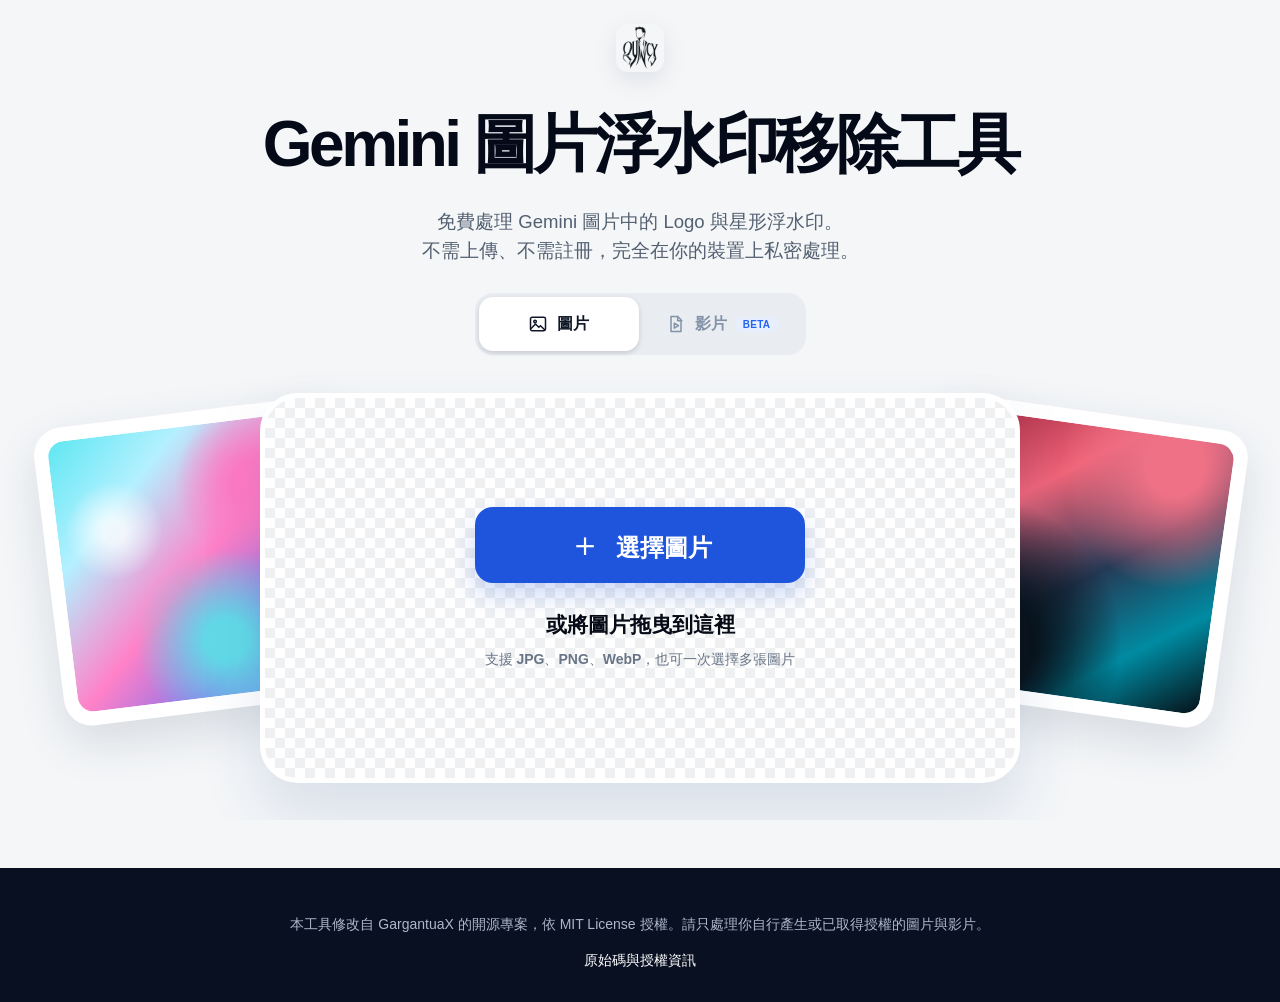
<file: index.html>
<!DOCTYPE html>
<html lang="zh-Hant-TW">
<head>
  <meta charset="UTF-8">
  <meta name="viewport" content="width=device-width, initial-scale=1.0">
  <title>Gemini 圖片與影片浮水印處理工具</title>
  <meta name="description" content="在瀏覽器本機處理 Gemini 產生圖片與影片的開源工具。">
  <link rel="icon" type="image/png" sizes="64x64" href="favicon.png?v=5">
  <link rel="apple-touch-icon" sizes="180x180" href="apple-touch-icon.png?v=5">
  <link rel="stylesheet" href="dev-preview.css">
  <script>
    // The legacy i18n bootstrap used to strip `loading` from <body> once translations
    // were applied. After retiring that module, nothing cleared the class and the
    // page stayed at opacity:0 (blank). Clear it as soon as the DOM is parsed.
    document.addEventListener('DOMContentLoaded', () => {
      document.body.classList.remove('loading');
    });
  </script>
</head>
<body class="text-gray-800 antialiased selection:bg-primary selection:text-white flex flex-col min-h-screen loading landing-body">
  <header class="brand-bar">
    <a href="./" class="brand-lockup" aria-label="返回工具首頁">
      <img src="quincy-logo.webp" width="512" height="512" alt="Quincy Logo" fetchpriority="high">
    </a>
  </header>

  <main class="flex-grow landing-main pb-12">
    <section class="landing-hero text-center px-4">
      <h1>Gemini 圖片浮水印移除工具</h1>
      <p class="hero-copy">
        免費處理 Gemini 圖片中的 Logo 與星形浮水印。<br>
        不需上傳、不需註冊，完全在你的裝置上私密處理。
      </p>

      <nav class="media-tabs" aria-label="選擇處理類型">
        <a class="media-tab active" href="./" aria-current="page">
          <svg viewBox="0 0 24 24" aria-hidden="true"><rect x="3" y="4" width="18" height="16" rx="2"></rect><circle cx="8.5" cy="9" r="1.5"></circle><path d="m4 17 5-5 4 4 2-2 5 5"></path></svg>
          圖片
        </a>
        <a class="media-tab" href="video-preview.html?v=5">
          <svg viewBox="0 0 24 24" aria-hidden="true"><path d="M6 3h8l4 4v14H6z"></path><path d="M14 3v5h5"></path><path d="m10 11 5 3-5 3z"></path></svg>
          影片 <span class="beta">BETA</span>
        </a>
      </nav>

      <div class="upload-stage image-stage">
        <div class="art-card art-left" aria-hidden="true"><span></span></div>
        <div class="art-card art-right" aria-hidden="true"><span></span></div>
        <div id="uploadArea" class="hero-dropzone group" role="button" tabindex="0" aria-label="選擇或拖曳圖片">
          <button class="choose-button" type="button" tabindex="-1">
            <span class="plus">＋</span> 選擇圖片
          </button>
          <p class="drop-title">或將圖片拖曳到這裡</p>
          <p class="drop-note">支援 JPG、PNG、WebP，也可一次選擇多張圖片</p>
          <input type="file" id="fileInput" accept="image/jpeg,image/png,image/webp,video/mp4,video/webm,video/quicktime,video/*" multiple class="hidden" />
        </div>
      </div>
    </section>

    <section id="singlePreview" class="max-w-6xl mx-auto px-4" style="display: none;">
      <div class="flex flex-col md:flex-row gap-6">
        <div class="flex-1">
          <div class="bg-white rounded-xl shadow-sm border border-gray-200 overflow-hidden flex flex-col h-full">
            <div class="bg-gray-50/80 px-4 py-2.5 border-b border-gray-200 flex justify-between items-center">
              <h3 class="text-sm font-semibold text-gray-700 flex items-center gap-2">
                前後比較
              </h3>
              <div class="flex gap-4">
                <span id="originalInfo" class="text-xs text-gray-500 font-mono"></span>
                <span id="processedInfo" class="text-xs text-primary font-mono" style="display: none;"></span>
              </div>
            </div>

            <div class="relative w-full flex-1 flex items-center justify-center bg-[url('[data-uri]')] select-none group min-h-[400px]">
              <div id="comparisonContainer" class="relative mx-auto w-fit max-w-full">
                <img id="originalImage" class="block w-auto h-auto max-w-full max-h-[65vh] object-contain object-right-bottom" draggable="false" />
                <div id="processedOverlay" class="absolute top-0 left-0 h-full w-[50%] overflow-hidden border-r-[1.5px] border-white shadow-[1px_0_4px_rgba(0,0,0,0.15)] box-content z-10" style="display: none;">
                  <img id="processedImage" class="block h-full max-w-none object-contain object-right-bottom" draggable="false" />
                </div>
                <div id="sliderHandle" class="absolute top-0 bottom-0 w-10 -ml-5 z-20 cursor-col-resize flex items-center justify-center group-hover:opacity-100 transition-opacity" style="left: 50%; display: none;">
                  <div class="absolute w-7 h-7 bg-white rounded-full shadow-[0_1px_3px_rgba(0,0,0,0.2)] flex items-center justify-center border border-gray-100">
                    <svg class="w-3.5 h-3.5 text-gray-400" fill="none" stroke="currentColor" viewBox="0 0 24 24"><path stroke-linecap="round" stroke-linejoin="round" stroke-width="2.5" d="M8 9l-3 3 3 3m8-6l3 3-3 3"></path></svg>
                  </div>
                </div>
                <div class="absolute top-3 left-3 bg-white/90 backdrop-blur text-gray-700 text-xs font-medium px-2 py-0.5 rounded shadow-sm border border-gray-200 pointer-events-none z-30">處理後</div>
                <div class="absolute top-3 right-3 bg-white/90 backdrop-blur text-gray-700 text-xs font-medium px-2 py-0.5 rounded shadow-sm border border-gray-200 pointer-events-none z-30">原圖</div>
              </div>
            </div>
          </div>
        </div>

        <div class="w-full md:w-64 lg:w-72 flex-shrink-0">
          <div class="bg-white rounded-xl shadow-sm border border-gray-200 p-5 sticky top-20">
            <h4 class="text-sm font-semibold text-gray-900 mb-4">操作</h4>
            <div class="space-y-2.5">
              <button id="copyBtn" class="w-full py-2 px-4 bg-primary hover:bg-primary-hover active:scale-[0.98] text-white rounded-lg text-sm font-medium transition-transform duration-100 flex items-center justify-center gap-2 shadow-sm" style="display: none;">
                <svg class="w-4 h-4" fill="none" stroke="currentColor" viewBox="0 0 24 24"><path stroke-linecap="round" stroke-linejoin="round" stroke-width="2" d="M8 5H6a2 2 0 00-2 2v12a2 2 0 002 2h10a2 2 0 002-2v-1M8 5a2 2 0 002 2h2a2 2 0 002-2M8 5a2 2 0 002-2M8 5a2 2 0 012-2h2a2 2 0 012 2m-1 10H8m4-3H8m1.5 6H8"></path></svg>
                <span>複製結果</span>
              </button>

              <button id="downloadBtn" class="w-full py-2 px-4 bg-gray-900 hover:bg-black active:scale-[0.98] text-white rounded-lg text-sm font-medium transition-transform duration-100 flex items-center justify-center gap-2 shadow-sm" style="display: none;">
                <svg class="w-4 h-4" fill="none" stroke="currentColor" viewBox="0 0 24 24"><path stroke-linecap="round" stroke-linejoin="round" stroke-width="2" d="M4 16v1a3 3 0 003 3h10a3 3 0 003-3v-1m-4-4l-4 4m0 0l-4-4m4 4V4"></path></svg>
                <span>下載結果</span>
              </button>

              <button id="resetBtn" class="w-full py-2 px-4 bg-white border border-gray-200 text-gray-600 hover:bg-gray-50 active:scale-[0.98] rounded-lg text-sm font-medium transition-transform duration-100 flex items-center justify-center gap-2">
                <svg class="w-4 h-4" fill="none" stroke="currentColor" viewBox="0 0 24 24"><path stroke-linecap="round" stroke-linejoin="round" stroke-width="2" d="M4 4v5h.582m15.356 2A8.001 8.001 0 004.582 9m0 0H9m11 11v-5h-.581m0 0a8.003 8.003 0 01-15.357-2m15.357 2H15"></path></svg>
                <span>更換圖片</span>
              </button>
            </div>
            <div id="statusMessage" class="mt-4 text-xs text-gray-500 min-h-[1.25rem]"></div>
          </div>
        </div>
      </div>
    </section>

    <section id="multiPreview" class="max-w-6xl mx-auto px-4" style="display: none;">
      <div class="bg-white rounded-xl shadow-sm border border-gray-200 overflow-hidden">
        <div class="bg-gray-50/80 px-4 py-2.5 border-b border-gray-200 flex justify-between items-center">
          <div>
            <h3 class="text-sm font-semibold text-gray-700">批次處理</h3>
            <p id="progressText" class="text-xs text-gray-500">處理進度：0/0</p>
          </div>
          <button id="batchResetBtn" class="py-2 px-4 bg-white border border-gray-200 text-gray-600 hover:bg-gray-50 active:scale-[0.98] rounded-lg text-sm font-medium transition-transform duration-100">
            更換圖片
          </button>
        </div>
        <div id="imageList" class="batch-list"></div>
      </div>
    </section>
  </main>

  <footer class="brand-footer text-white py-8 mt-auto">
    <div class="max-w-7xl mx-auto px-4 text-center">
      <p class="text-sm mb-4">
        本工具修改自 GargantuaX 的開源專案，依 MIT License 授權。請只處理你自行產生或已取得授權的圖片與影片。
      </p>
      <div class="text-sm font-medium">
        <a href="https://github.com/GargantuaX/gemini-watermark-remover" target="_blank" rel="noopener noreferrer" class="hover:text-white transition-colors">原始碼與授權資訊</a>
      </div>
    </div>
  </footer>

  <div id="loadingOverlay" class="fixed inset-0 bg-white/80 backdrop-blur-sm z-[60] hidden flex items-center justify-center">
    <div class="flex flex-col items-center">
      <div class="animate-spin rounded-full h-12 w-12 border-b-2 border-primary mb-4"></div>
      <p class="text-gray-600 font-medium">正在處理…</p>
    </div>
  </div>

  <script src="app.js"></script>
</body>
</html>
</file>
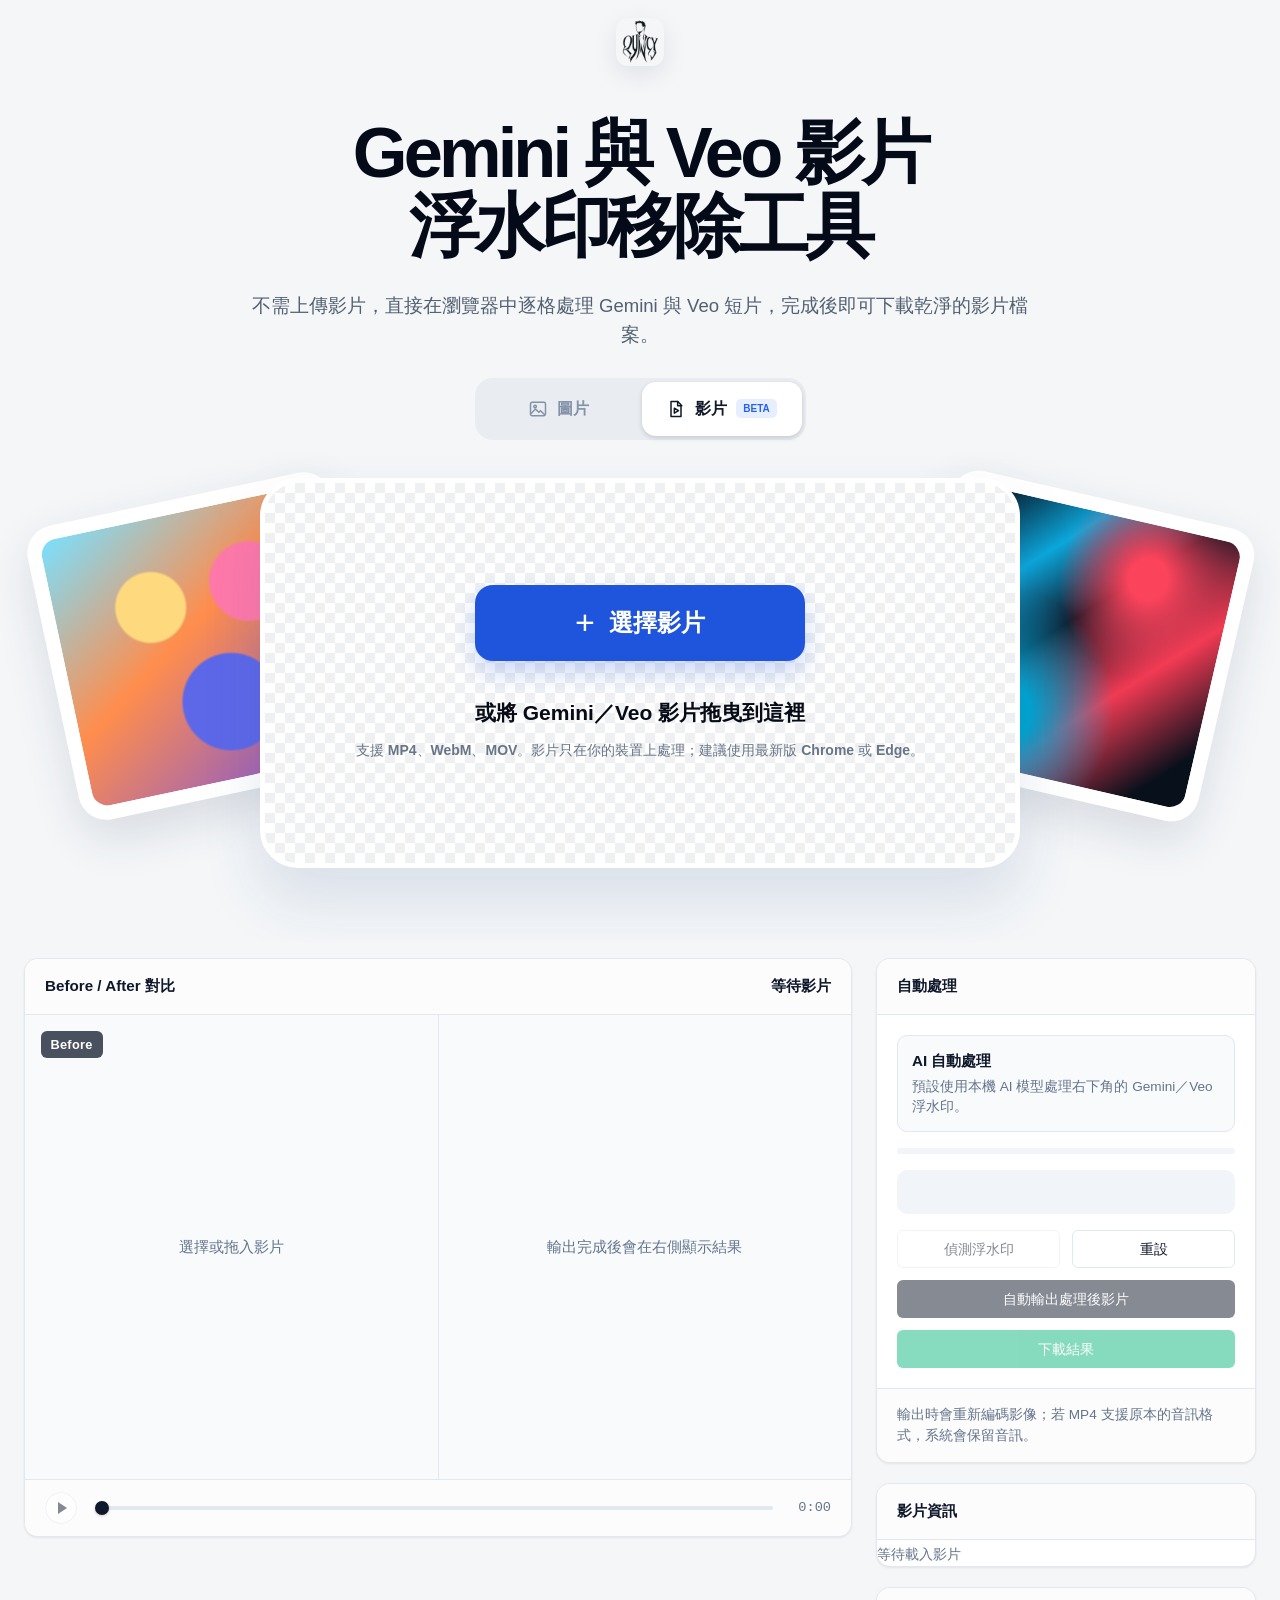
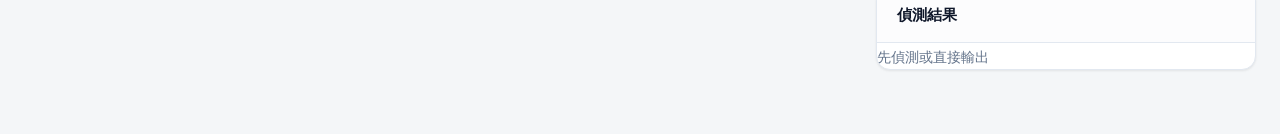
<file: video-preview.html>
<!DOCTYPE html>
<html lang="zh-TW">
<head>
  <meta charset="UTF-8">
  <meta name="viewport" content="width=device-width, initial-scale=1.0">
  <meta http-equiv="Cache-Control" content="no-cache, no-store, must-revalidate">
  <meta http-equiv="Pragma" content="no-cache">
  <meta http-equiv="Expires" content="0">
  <meta name="robots" content="noindex, nofollow">
  <title>Gemini 影片浮水印處理工具</title>
  <link rel="icon" type="image/png" sizes="64x64" href="favicon.png?v=5">
  <link rel="apple-touch-icon" sizes="180x180" href="apple-touch-icon.png?v=5">
  <style>
    :root {
      color-scheme: light;
      --bg: #f8fafc;
      --panel: #ffffff;
      --panel-2: #f1f5f9;
      --text: #0f172a;
      --text-muted: #64748b;
      --border: #e2e8f0;
      --border-hover: #cbd5e1;
      --primary: #0f172a;
      --primary-hover: #334155;
      --accent: #10b981;
      --accent-hover: #059669;
      --danger: #ef4444;
      --warn: #f59e0b;
      --success: #10b981;
      --radius-sm: 6px;
      --radius-md: 10px;
      --radius-lg: 14px;
      font-family: -apple-system, BlinkMacSystemFont, "Segoe UI", "PingFang TC", "Microsoft JhengHei", sans-serif;
    }

    * { box-sizing: border-box; }
    body {
      margin: 0;
      min-height: 100vh;
      background: var(--bg);
      color: var(--text);
      line-height: 1.5;
      -webkit-font-smoothing: antialiased;
    }

    /* Typography */
    h1 {
      margin: 0;
      font-size: 1.5rem;
      font-weight: 700;
      letter-spacing: -0.02em;
      color: #0f172a;
    }
    header p, .muted {
      margin: 4px 0 0;
      color: var(--text-muted);
      font-size: 0.9rem;
    }

    /* Layout */
    .shell {
      width: min(1360px, calc(100% - 48px));
      margin: 0 auto;
      padding: 32px 0 40px;
    }
    header {
      display: flex;
      align-items: flex-start;
      justify-content: space-between;
      gap: 24px;
      padding-bottom: 20px;
      border-bottom: 1px solid var(--border);
      margin-bottom: 24px;
    }
    .header-brand {
      display: flex;
      align-items: center;
      gap: 14px;
      min-width: 0;
    }
    .header-logo {
      display: block;
      width: 64px;
      height: 64px;
      flex: 0 0 64px;
      border-radius: 12px;
      object-fit: cover;
    }
    .layout {
      display: grid;
      grid-template-columns: minmax(0, 1fr) 380px;
      gap: 24px;
      align-items: start;
    }

    /* Panels */
    .panel {
      background: var(--panel);
      border-radius: var(--radius-lg);
      border: 1px solid var(--border);
      box-shadow: 0 1px 3px rgba(0,0,0,0.05), 0 1px 2px rgba(0,0,0,0.03);
      overflow: hidden;
      display: flex;
      flex-direction: column;
    }
    .panel-head {
      padding: 16px 20px;
      display: flex;
      align-items: center;
      justify-content: space-between;
      border-bottom: 1px solid var(--border);
      font-size: 0.95rem;
      font-weight: 600;
      background: #fcfcfd;
    }

    /* Buttons */
    button, input, select { font: inherit; }
    button, .download-link {
      height: 38px;
      border-radius: var(--radius-sm);
      border: 1px solid var(--border);
      background: var(--panel);
      color: var(--text);
      padding: 0 16px;
      cursor: pointer;
      display: inline-flex;
      align-items: center;
      justify-content: center;
      gap: 8px;
      font-weight: 500;
      font-size: 0.9rem;
      text-decoration: none;
      transition: all 0.15s ease;
      white-space: nowrap;
    }
    button:hover:not(:disabled), .download-link:hover:not([aria-disabled="true"]) {
      background: #f8fafc;
      border-color: var(--border-hover);
    }
    button:focus-visible, .download-link:focus-visible, input:focus-visible, select:focus-visible {
      outline: 2px solid var(--accent);
      outline-offset: 2px;
    }
    button:active:not(:disabled) {
      transform: scale(0.98);
    }
    button:disabled, .download-link[aria-disabled="true"] {
      opacity: 0.5;
      cursor: not-allowed;
    }

    .primary {
      border: none;
      background: var(--primary);
      color: #fff;
    }
    .primary:hover:not(:disabled) {
      background: var(--primary-hover);
      border: none;
    }

    /* Actions Grid */
    .actions {
      display: grid;
      grid-template-columns: 1fr 1fr;
      gap: 12px;
    }
    .actions .primary, .actions .download-link { grid-column: span 2; }
    .actions .download-link {
      background: var(--accent);
      color: white;
      border: none;
    }
    .actions .download-link:hover:not([aria-disabled="true"]) {
      background: var(--accent-hover);
    }

    /* Workspace Player */
    .compare-player {
      position: relative;
      aspect-ratio: 16 / 9;
      background: #e2e8f0;
      display: grid;
      grid-template-columns: 1fr 1fr;
      gap: 1px;
    }
    .compare-pane {
      position: relative;
      overflow: hidden;
      background: #0f172a;
    }
    .compare-pane video {
      position: absolute;
      inset: 0;
      width: 100%;
      height: 100%;
      object-fit: contain;
      object-position: center center;
    }
    .compare-pane[hidden], .badge[hidden], .empty[hidden] { display: none; }

    .badge {
      position: absolute;
      top: 16px;
      left: 16px;
      z-index: 6;
      border-radius: 6px;
      padding: 4px 10px;
      background: rgba(15, 23, 42, 0.75);
      backdrop-filter: blur(4px);
      color: #fff;
      font-size: 0.8rem;
      font-weight: 600;
      pointer-events: none;
      letter-spacing: 0.02em;
    }
    .empty {
      position: absolute;
      inset: 0;
      display: grid;
      place-items: center;
      color: var(--text-muted);
      font-size: 0.95rem;
      text-align: center;
      padding: 24px;
      z-index: 4;
      pointer-events: none;
      background: #f8fafc;
    }

    /* Player Controls */
    .compare-controls {
      display: grid;
      grid-template-columns: auto minmax(0, 1fr) auto;
      align-items: center;
      gap: 16px;
      padding: 12px 20px;
      background: #fcfcfd;
      border-top: 1px solid var(--border);
    }
    .compare-controls .play-toggle {
      width: 32px;
      height: 32px;
      padding: 0;
      border-radius: 50%;
      border: 1px solid var(--border);
      background: #fff;
      color: var(--primary);
    }
    .compare-controls .play-toggle:hover:not(:disabled) {
      border-color: var(--primary);
      background: #f8fafc;
    }
    .play-toggle::before {
      content: "";
      width: 0; height: 0;
      margin-left: 2px;
      border-top: 6px solid transparent;
      border-bottom: 6px solid transparent;
      border-left: 9px solid currentColor;
    }
    .play-toggle[data-playing="true"]::before,
    .play-toggle[data-playing="true"]::after {
      content: "";
      width: 3px; height: 12px;
      margin: 0 1.5px;
      border: 0;
      background: currentColor;
    }

    input[type="range"] {
      -webkit-appearance: none;
      appearance: none;
      width: 100%;
      height: 4px;
      background: var(--border);
      border-radius: 2px;
      cursor: pointer;
    }
    input[type="range"]::-webkit-slider-thumb {
      -webkit-appearance: none;
      appearance: none;
      width: 14px;
      height: 14px;
      border-radius: 50%;
      background: var(--primary);
      box-shadow: 0 1px 3px rgba(0,0,0,0.2);
      transition: transform 0.1s;
    }
    input[type="range"]::-webkit-slider-thumb:hover {
      transform: scale(1.15);
    }

    .time-label {
      font-size: 0.85rem;
      font-variant-numeric: tabular-nums;
      color: var(--text-muted);
      font-family: ui-monospace, SFMono-Regular, Menlo, Monaco, Consolas, monospace;
      min-width: 44px;
      text-align: right;
    }

    /* Right Side Layout */
    .side {
      display: flex;
      flex-direction: column;
      gap: 20px;
    }

    /* Dropzone */
    .dropzone {
      border: 2px dashed #cbd5e1;
      background: #f8fafc;
      border-radius: var(--radius-lg);
      padding: 28px 24px;
      text-align: center;
      cursor: pointer;
      transition: all 0.2s ease;
    }
    .dropzone:hover, .dropzone[data-dragging="true"] {
      background: #f0fdf4;
      border-color: var(--accent);
    }
    .dropzone strong {
      display: block;
      font-size: 1.05rem;
      color: var(--text);
      margin-bottom: 8px;
    }
    .dropzone .muted {
      font-size: 0.85rem;
    }

    /* Controls Area */
    .controls {
      display: grid;
      gap: 16px;
      padding: 20px;
    }

    .auto-summary {
      background: #f8fafc;
      border: 1px solid var(--border);
      border-radius: var(--radius-md);
      padding: 14px;
      color: var(--text-muted);
      font-size: 0.85rem;
    }
    .auto-summary strong {
      display: block;
      color: var(--text);
      font-size: 0.95rem;
      margin-bottom: 4px;
    }

    .internal-controls {
      display: none;
    }
    .field {
      display: grid;
      gap: 8px;
    }
    label {
      color: var(--text);
      font-size: 0.85rem;
      font-weight: 500;
      display: flex;
      justify-content: space-between;
      align-items: center;
    }
    label span {
      color: var(--text-muted);
      font-variant-numeric: tabular-nums;
    }

    input[type="number"], select {
      width: 100%;
      height: 38px;
      border-radius: var(--radius-sm);
      border: 1px solid var(--border);
      background: #fff;
      color: var(--text);
      padding: 0 12px;
      transition: border-color 0.15s;
      font-size: 0.9rem;
    }
    input[type="number"]:hover, select:hover {
      border-color: var(--border-hover);
    }

    .check {
      display: flex;
      align-items: center;
      justify-content: flex-start;
      gap: 10px;
      cursor: pointer;
      font-weight: normal;
    }
    .check input {
      width: 16px;
      height: 16px;
      accent-color: var(--accent);
      cursor: pointer;
      margin: 0;
    }

    .preset-row button {
      width: 100%;
      background: #f8fafc;
      color: var(--text);
      border-color: var(--border);
      justify-content: flex-start;
    }

    /* Progress & Status */
    .progress {
      height: 6px;
      background: var(--panel-2);
      border-radius: 3px;
      overflow: hidden;
    }
    .progress span {
      display: block;
      width: 0;
      height: 100%;
      background: var(--accent);
      transition: width 0.2s ease-out;
    }

    .status {
      min-height: 44px;
      border-radius: var(--radius-md);
      padding: 12px 16px;
      background: var(--panel-2);
      color: var(--text-muted);
      font-size: 0.85rem;
      border: 1px solid transparent;
    }
    .status[data-tone="error"] { color: var(--danger); background: #fef2f2; border-color: #fca5a5; }
    .status[data-tone="warn"] { color: var(--warn); background: #fffbeb; border-color: #fcd34d; }
    .status[data-tone="success"] { color: var(--success); background: #f0fdf4; border-color: #86efac; }

    /* Metadata tables (dl) */
    dl {
      margin: 0;
      display: grid;
      padding: 4px 0;
    }
    dl div {
      min-height: 36px;
      display: grid;
      grid-template-columns: 120px minmax(0, 1fr);
      align-items: center;
      gap: 12px;
      padding: 0 20px;
      font-size: 0.85rem;
      border-bottom: 1px solid var(--border);
    }
    dl div:last-child { border-bottom: none; }
    dt { color: var(--text-muted); }
    dd {
      margin: 0;
      color: var(--text);
      font-variant-numeric: tabular-nums;
      overflow-wrap: anywhere;
    }

    .note {
      padding: 16px 20px;
      color: var(--text-muted);
      font-size: 0.85rem;
      background: #fcfcfd;
      border-top: 1px solid var(--border);
    }

    /* Responsive */
    @media (max-width: 1024px) {
      .layout { grid-template-columns: 1fr; }
      .shell { padding: 24px 0; }
    }
    @media (max-width: 640px) {
      .shell { width: calc(100% - 32px); }
      header { flex-direction: column; gap: 12px; }
      .actions { grid-template-columns: 1fr; }
      .actions .primary, .actions .download-link { grid-column: auto; }
      dl div { grid-template-columns: 100px minmax(0, 1fr); }
    }

    /* Reference-inspired landing state */
    body { overflow-x: hidden; background: #f4f6f8; }
    .shell { width: 100%; padding: 0 0 64px; }
    .brandbar {
      width: min(1320px, calc(100% - 48px));
      min-height: 84px;
      margin: 0 auto;
      padding: 18px 0;
      border: 0;
      align-items: center;
      justify-content: center;
    }
    .brandbar .header-brand { gap: 10px; }
    .brandbar .header-logo {
      width: 48px;
      height: 48px;
      flex-basis: 48px;
      border-radius: 12px;
      box-shadow: 0 8px 24px rgba(14, 27, 52, .09);
    }
    .brand-name { font-size: 12px; font-weight: 800; letter-spacing: .18em; }
    .source-link { color: #667085; font-size: 13px; font-weight: 650; text-decoration: none; }
    .source-link:hover { color: #101828; }
    .video-hero {
      min-height: 730px;
      padding: 32px 20px 44px;
      text-align: center;
      overflow: hidden;
    }
    .video-hero h1 {
      max-width: 1100px;
      margin: 0 auto;
      color: #050a19;
      font-size: clamp(44px, 5.5vw, 80px);
      font-weight: 800;
      line-height: 1.04;
      letter-spacing: -.055em;
    }
    .video-hero-copy {
      max-width: 790px;
      margin: 30px auto 28px;
      color: #536071;
      font-size: clamp(16px, 1.45vw, 22px);
      font-weight: 500;
      line-height: 1.55;
    }
    .media-tabs {
      display: inline-flex;
      gap: 3px;
      margin: 0 auto 38px;
      padding: 4px;
      border-radius: 18px;
      background: #e9ecf1;
    }
    .media-tab {
      display: inline-flex;
      min-width: 160px;
      height: 54px;
      padding: 0 22px;
      border-radius: 14px;
      align-items: center;
      justify-content: center;
      gap: 9px;
      color: #8492a8;
      font-size: 16px;
      font-weight: 700;
      text-decoration: none;
    }
    .media-tab.active { background: #fff; color: #101828; box-shadow: 0 2px 5px rgba(16,24,40,.16); }
    .media-tab svg { width: 20px; height: 20px; fill: none; stroke: currentColor; stroke-width: 1.8; stroke-linecap: round; stroke-linejoin: round; }
    .beta { padding: 2px 7px; border-radius: 5px; background: #e7efff; color: #2463ef; font-size: 10px; font-weight: 900; }
    .video-upload-stage { position: relative; width: min(1080px, calc(100% - 20px)); min-height: 420px; margin: 0 auto; }
    .video-upload-stage .dropzone {
      position: relative;
      z-index: 3;
      display: flex;
      width: min(760px, calc(100% - 40px));
      min-height: 390px;
      margin: 0 auto;
      padding: 54px 36px;
      border: 5px solid #fff;
      border-radius: 38px;
      flex-direction: column;
      align-items: center;
      justify-content: center;
      background-color: #fff;
      background-image: linear-gradient(45deg,#eef0f2 25%,transparent 25%),linear-gradient(-45deg,#eef0f2 25%,transparent 25%),linear-gradient(45deg,transparent 75%,#eef0f2 75%),linear-gradient(-45deg,transparent 75%,#eef0f2 75%);
      background-position: 0 0,0 10px,10px -10px,-10px 0;
      background-size: 20px 20px;
      box-shadow: 0 32px 60px rgba(42,74,139,.13);
      transition: transform .25s ease, box-shadow .25s ease;
    }
    .video-upload-stage .dropzone:hover,
    .video-upload-stage .dropzone[data-dragging="true"] { transform: translateY(-4px); border-color: #fff; box-shadow: 0 38px 70px rgba(42,74,139,.18); }
    .video-upload-stage .dropzone strong {
      display: inline-flex;
      min-width: 330px;
      min-height: 76px;
      padding: 0 34px;
      border-radius: 18px;
      align-items: center;
      justify-content: center;
      background: #1f55dc;
      color: #fff;
      box-shadow: 0 12px 24px rgba(31,85,220,.22);
      font-size: 24px;
      font-weight: 800;
    }
    .video-upload-stage .dropzone strong::before { content: "+"; margin-right: 14px; font-size: 34px; font-weight: 300; }
    .video-upload-stage .drop-title { margin: 28px 0 0; color: #070b16; font-size: 21px; font-weight: 800; }
    .video-upload-stage .dropzone .muted { max-width: 650px; margin-top: 12px; color: #697586; font-size: 14px; font-weight: 550; }
    .art-card { position: absolute; z-index: 1; top: 18px; width: 310px; height: 300px; padding: 14px; border-radius: 28px; background: #fff; box-shadow: 0 18px 46px rgba(42,55,86,.14); }
    .art-card span { display: block; width: 100%; height: 100%; border-radius: 16px; }
    .art-left { left: -50px; transform: rotate(-12deg); }
    .art-right { right: -50px; transform: rotate(13deg); }
    .art-left span { background: radial-gradient(circle at 34% 32%,#ffd97e 0 13%,transparent 14%),radial-gradient(circle at 70% 30%,#ff79a9 0 14%,transparent 15%),radial-gradient(circle at 55% 72%,#5d68e8 0 19%,transparent 20%),linear-gradient(145deg,#7ae0ff,#ff8d4d 44%,#7a54df); }
    .art-right span { background: radial-gradient(ellipse at 70% 20%,#fb435b 0 7%,transparent 32%),radial-gradient(ellipse at 30% 80%,#01a5d2 0 10%,transparent 40%),linear-gradient(135deg,#07111f 5%,#0ca8dc 26%,#101524 44%,#f13a53 66%,#07101b 90%); }
    .layout { width: min(1360px, calc(100% - 48px)); margin: 16px auto 0; }

    @media (max-width: 900px) {
      .art-card { width: 250px; height: 260px; opacity: .7; }
      .art-left { left: -120px; }
      .art-right { right: -120px; }
    }
    @media (max-width: 640px) {
      .brandbar { width: calc(100% - 28px); }
      .brand-name { display: none; }
      .video-hero { min-height: 690px; padding: 20px 14px 32px; }
      .video-hero h1 { font-size: 41px; }
      .video-hero-copy { margin-top: 22px; font-size: 16px; }
      .media-tabs { width: 100%; max-width: 360px; }
      .media-tab { min-width: 0; width: 50%; padding: 0 12px; }
      .video-upload-stage { width: 100%; }
      .art-card { display: none; }
      .video-upload-stage .dropzone { width: 100%; min-height: 330px; padding: 42px 20px; border-radius: 28px; }
      .video-upload-stage .dropzone strong { width: 100%; min-width: 0; min-height: 68px; font-size: 20px; }
      .video-upload-stage .drop-title { font-size: 18px; }
      .layout { width: calc(100% - 28px); }
    }
  </style>
</head>
<body data-build="2026-08-09-video-ui-v4">
  <div class="shell">
    <header class="brandbar">
      <div class="header-brand">
        <a href="./" aria-label="返回工具首頁"><img class="header-logo" src="quincy-logo.webp" width="512" height="512" alt="Quincy Logo"></a>
      </div>
    </header>

    <section class="video-hero">
      <h1>Gemini 與 Veo 影片<br>浮水印移除工具</h1>
      <p class="video-hero-copy">不需上傳影片，直接在瀏覽器中逐格處理 Gemini 與 Veo 短片，完成後即可下載乾淨的影片檔案。</p>
      <nav class="media-tabs" aria-label="選擇處理類型">
        <a class="media-tab" href="./">
          <svg viewBox="0 0 24 24" aria-hidden="true"><rect x="3" y="4" width="18" height="16" rx="2"></rect><circle cx="8.5" cy="9" r="1.5"></circle><path d="m4 17 5-5 4 4 2-2 5 5"></path></svg>
          圖片
        </a>
        <a class="media-tab active" href="video-preview.html?v=5" aria-current="page">
          <svg viewBox="0 0 24 24" aria-hidden="true"><path d="M6 3h8l4 4v14H6z"></path><path d="M14 3v5h5"></path><path d="m10 11 5 3-5 3z"></path></svg>
          影片 <span class="beta">BETA</span>
        </a>
      </nav>
      <div class="video-upload-stage">
        <div class="art-card art-left" aria-hidden="true"><span></span></div>
        <div class="art-card art-right" aria-hidden="true"><span></span></div>
        <div id="dropzone" class="dropzone" data-dragging="false" role="button" tabindex="0">
          <strong>選擇影片</strong>
          <p class="drop-title">或將 Gemini／Veo 影片拖曳到這裡</p>
          <span class="muted">支援 MP4、WebM、MOV。影片只在你的裝置上處理；建議使用最新版 Chrome 或 Edge。</span>
          <input id="fileInput" type="file" accept="image/jpeg,image/png,image/webp,video/mp4,video/webm,video/quicktime,video/*" hidden>
        </div>
      </div>
    </section>

    <main class="layout">
      <section class="workspace" aria-label="影片對比">
        <div class="panel">
          <div class="panel-head"><span>Before / After 對比</span><span id="progressText">等待影片</span></div>
          <div id="comparePlayer" class="compare-player">
            <div class="compare-pane">
              <video id="originalVideo" playsinline preload="metadata"></video>
              <span class="badge">Before</span>
              <div id="originalEmpty" class="empty">選擇或拖入影片</div>
            </div>
            <div class="compare-pane">
              <video id="processedVideo" playsinline preload="metadata" muted></video>
              <span id="afterBadge" class="badge" hidden>After</span>
              <div id="processedEmpty" class="empty">輸出完成後會在右側顯示結果</div>
            </div>
          </div>
          <div class="compare-controls">
            <button id="playPauseBtn" class="play-toggle" type="button" data-playing="false" aria-label="播放" disabled></button>
            <input id="scrubber" type="range" min="0" max="1000" value="0" aria-label="播放進度" disabled>
            <span id="timeLabel" class="time-label">0:00</span>
          </div>
        </div>
      </section>

      <aside class="side" aria-label="處理設定">
        <div class="panel">
          <div class="panel-head">自動處理</div>
          <div class="controls">
            <div id="autoPresetSummary" class="auto-summary">
              <strong>AI 自動處理</strong>
              <span>選擇影片後會自動偵測浮水印，並使用本機 AI 模型處理。</span>
            </div>
            <div class="progress" aria-label="處理進度"><span id="progressBar"></span></div>
            <div id="status" class="status" data-tone="info"></div>
            <div class="actions">
              <button id="detectBtn" type="button">偵測浮水印</button>
              <button id="resetBtn" type="button">重設</button>
              <button id="processBtn" class="primary" type="button">自動輸出處理後影片</button>
              <a id="downloadBtn" class="download-link" aria-disabled="true">下載結果</a>
            </div>
            <div class="internal-controls" hidden>
              <span id="alphaGainValue">1.00</span>
              <input id="alphaGain" type="range" min="0.25" max="1.35" step="0.05">
              <input id="adaptiveAlpha" type="checkbox">
              <input id="highQualityCleanup" type="checkbox">
              <select id="denoiseBackend">
                <option value="none">關閉</option>
                <option value="canvas-edge-denoise">Canvas 邊緣去噪</option>
                <option value="canvas-edge-band-denoise">Canvas 邊緣帶狀去噪</option>
                <option value="canvas-edge-core-denoise">Canvas 邊緣核心去噪</option>
                <option value="canvas-footprint-polish">Canvas 足跡修整</option>
                <option value="canvas-temporal-delta-stabilize">Canvas 時間序列 Delta 穩定</option>
                <option value="canvas-temporal-match-delta-stabilize">Canvas 比對 Delta 穩定</option>
                <option value="canvas-temporal-stabilize">Canvas 時間序列穩定</option>
                <option value="canvas-texture-repair">Canvas 紋理回填</option>
                <option value="allenk-fdncnn-browser-spike">AI FDnCNN ONNX</option>
              </select>
              <button id="relocatedReviewPresetBtn" type="button">移動錨點檢查預設</button>
              <span id="edgeDenoiseStrengthValue">0.25</span>
              <input id="edgeDenoiseStrength" type="range" min="0" max="1" step="0.05">
              <span id="residualCleanupValue">1.50</span>
              <input id="residualCleanup" type="range" min="0" max="1.80" step="0.05">
              <input id="sampleCount" type="number" min="4" max="24" step="1">
              <input id="videoBitrateMbps" type="number" min="1" max="80" step="0.5">
              <input id="allowLowConfidence" type="checkbox">
            </div>
          </div>
          <div class="note">輸出時會重新編碼影像；若 MP4 支援原本的音訊格式，系統會保留音訊。</div>
        </div>

        <div class="panel">
          <div class="panel-head">影片資訊</div>
          <div id="metadata"></div>
        </div>

        <div class="panel">
          <div class="panel-head">偵測結果</div>
          <div id="detection"></div>
        </div>
      </aside>
    </main>
  </div>

  <script>
    // Keep processing local and use the broadly compatible WebAssembly path.
    window.__gwrDisableWebGpuDenoise = true;
  </script>
  <script src="video-app.js?v=5"></script>
</body>
</html>
</file>
<file: dev-preview.css>
* { box-sizing: border-box; }

:root {
  color-scheme: light;
  --primary: #1f55dc;
  --primary-hover: #1747c3;
}

body {
  margin: 0;
  font-family: Inter, -apple-system, BlinkMacSystemFont, "SF Pro Display", "Segoe UI", "PingFang TC", "Microsoft JhengHei", sans-serif;
  transition: opacity 0s;
}

body.loading { opacity: 0; }

::selection {
  background: var(--primary);
  color: #fff;
}

::-webkit-scrollbar { width: 10px; }
::-webkit-scrollbar-track { background: #f1f1f1; }
::-webkit-scrollbar-thumb {
  background: var(--primary);
  border-radius: 4px;
}

button,
input {
  font: inherit;
}

button {
  border: 0;
  cursor: pointer;
}

a {
  color: inherit;
  text-decoration: none;
}

.fixed { position: fixed; }
.absolute { position: absolute; }
.relative { position: relative; }
.sticky { position: sticky; }
.inset-0 { inset: 0; }
.inset-4 { inset: 1rem; }
.top-0 { top: 0; }
.top-3 { top: 0.75rem; }
.top-20 { top: 5rem; }
.right-3 { right: 0.75rem; }
.bottom-0 { bottom: 0; }
.left-0 { left: 0; }
.left-3 { left: 0.75rem; }
.z-10 { z-index: 10; }
.z-20 { z-index: 20; }
.z-30 { z-index: 30; }
.z-50 { z-index: 50; }
.z-\[60\] { z-index: 60; }
.mx-auto { margin-left: auto; margin-right: auto; }
.mt-4 { margin-top: 1rem; }
.mt-auto { margin-top: auto; }
.mb-1 { margin-bottom: 0.25rem; }
.mb-3 { margin-bottom: 0.75rem; }
.mb-4 { margin-bottom: 1rem; }
.mb-6 { margin-bottom: 1.5rem; }
.mb-8 { margin-bottom: 2rem; }
.-ml-5 { margin-left: -1.25rem; }
.block { display: block; }
.flex { display: flex; }
.hidden { display: none; }
.h-3\.5 { height: 0.875rem; }
.h-4 { height: 1rem; }
.h-6 { height: 1.5rem; }
.h-7 { height: 1.75rem; }
.h-10 { height: 2.5rem; }
.h-12 { height: 3rem; }
.h-16 { height: 4rem; }
.h-56 { height: 14rem; }
.h-auto { height: auto; }
.h-full { height: 100%; }
.min-h-\[1\.25rem\] { min-height: 1.25rem; }
.min-h-\[400px\] { min-height: 400px; }
.min-h-screen { min-height: 100vh; }
.w-3\.5 { width: 0.875rem; }
.w-4 { width: 1rem; }
.w-6 { width: 1.5rem; }
.w-7 { width: 1.75rem; }
.w-10 { width: 2.5rem; }
.w-12 { width: 3rem; }
.w-\[50\%\] { width: 50%; }
.w-auto { width: auto; }
.w-fit { width: fit-content; }
.w-full { width: 100%; }
.max-h-\[65vh\] { max-height: 65vh; }
.max-w-xl { max-width: 36rem; }
.max-w-2xl { max-width: 42rem; }
.max-w-3xl { max-width: 48rem; }
.max-w-6xl { max-width: 72rem; }
.max-w-7xl { max-width: 80rem; }
.max-w-full { max-width: 100%; }
.max-w-none { max-width: none; }
.flex-1 { flex: 1 1 0%; }
.flex-grow { flex-grow: 1; }
.flex-shrink-0 { flex-shrink: 0; }
.cursor-col-resize { cursor: col-resize; }
.cursor-pointer { cursor: pointer; }
.select-none { user-select: none; }
.flex-col { flex-direction: column; }
.items-center { align-items: center; }
.justify-center { justify-content: center; }
.justify-between { justify-content: space-between; }
.gap-2 { gap: 0.5rem; }
.gap-3 { gap: 0.75rem; }
.gap-4 { gap: 1rem; }
.gap-6 { gap: 1.5rem; }
.space-y-2\.5 > :not([hidden]) ~ :not([hidden]) { margin-top: 0.625rem; }
.overflow-hidden { overflow: hidden; }
.rounded { border-radius: 0.25rem; }
.rounded-lg { border-radius: 0.5rem; }
.rounded-xl { border-radius: 0.75rem; }
.rounded-full { border-radius: 9999px; }
.border { border: 1px solid; }
.border-2 { border: 2px solid; }
.border-b { border-bottom: 1px solid; }
.border-b-2 { border-bottom: 2px solid; }
.border-r-\[1\.5px\] { border-right: 1.5px solid; }
.border-dashed { border-style: dashed; }
.border-white { border-color: #fff; }
.border-gray-100 { border-color: #f3f4f6; }
.border-gray-200 { border-color: #e5e7eb; }
.border-primary { border-color: var(--primary); }
.bg-white { background-color: #fff; }
.bg-white\/80 { background-color: rgba(255, 255, 255, 0.8); }
.bg-white\/90 { background-color: rgba(255, 255, 255, 0.9); }
.bg-white\/95 { background-color: rgba(255, 255, 255, 0.95); }
.bg-gray-50\/50 { background-color: rgba(249, 250, 251, 0.5); }
.bg-gray-50\/80 { background-color: rgba(249, 250, 251, 0.8); }
.bg-gray-100 { background-color: #f3f4f6; }
.bg-gray-900 { background-color: #111827; }
.bg-emerald-600 { background-color: #059669; }
.bg-primary { background-color: var(--primary); }
[class*="bg-[url("] {
  background-image: url("[data-uri]");
}
.p-5 { padding: 1.25rem; }
.px-2 { padding-left: 0.5rem; padding-right: 0.5rem; }
.px-4 { padding-left: 1rem; padding-right: 1rem; }
.py-0\.5 { padding-top: 0.125rem; padding-bottom: 0.125rem; }
.py-1\.5 { padding-top: 0.375rem; padding-bottom: 0.375rem; }
.py-2 { padding-top: 0.5rem; padding-bottom: 0.5rem; }
.py-2\.5 { padding-top: 0.625rem; padding-bottom: 0.625rem; }
.py-8 { padding-top: 2rem; padding-bottom: 2rem; }
.pt-12 { padding-top: 3rem; }
.pb-8 { padding-bottom: 2rem; }
.pb-12 { padding-bottom: 3rem; }
.text-center { text-align: center; }
.font-mono { font-family: Consolas, "SFMono-Regular", monospace; }
.text-xs { font-size: 0.75rem; line-height: 1rem; }
.text-sm { font-size: 0.875rem; line-height: 1.25rem; }
.text-base { font-size: 1rem; line-height: 1.5rem; }
.text-3xl { font-size: 1.875rem; line-height: 2.25rem; }
.font-medium { font-weight: 500; }
.font-semibold { font-weight: 600; }
.font-bold { font-weight: 700; }
.tracking-tight { letter-spacing: -0.025em; }
.text-white { color: #fff; }
.text-emerald-100 { color: #d1fae5; }
.text-emerald-500 { color: #10b981; }
.text-gray-400 { color: #9ca3af; }
.text-gray-500 { color: #6b7280; }
.text-gray-600 { color: #4b5563; }
.text-gray-700 { color: #374151; }
.text-gray-800 { color: #1f2937; }
.text-gray-900 { color: #111827; }
.text-primary { color: var(--primary); }
.text-warning { color: #b45309; }
.underline { text-decoration-line: underline; }
.underline-offset-2 { text-underline-offset: 2px; }
.antialiased { -webkit-font-smoothing: antialiased; -moz-osx-font-smoothing: grayscale; }
.shadow-sm { box-shadow: 0 1px 2px 0 rgba(0, 0, 0, 0.05); }
.shadow-\[0_1px_3px_rgba\(0\,0\,0\,0\.2\)\] { box-shadow: 0 1px 3px rgba(0, 0, 0, 0.2); }
.shadow-\[1px_0_4px_rgba\(0\,0\,0\,0\.15\)\] { box-shadow: 1px 0 4px rgba(0, 0, 0, 0.15); }
.box-content { box-sizing: content-box; }
.backdrop-blur { backdrop-filter: blur(8px); }
.backdrop-blur-sm { backdrop-filter: blur(4px); }
.backdrop-blur-md { backdrop-filter: blur(12px); }
.transition-all { transition-property: all; }
.transition-colors { transition-property: color, background-color, border-color, text-decoration-color, fill, stroke; }
.transition-opacity { transition-property: opacity; }
.transition-transform { transition-property: transform; }
.transition-all,
.transition-colors,
.transition-opacity,
.transition-transform {
  transition-duration: 150ms;
  transition-timing-function: cubic-bezier(0.4, 0, 0.2, 1);
}
.duration-100 { transition-duration: 100ms; }
.duration-200 { transition-duration: 200ms; }
.object-contain { object-fit: contain; }
.object-right-bottom { object-position: right bottom; }
.pointer-events-none { pointer-events: none; }
.hover\:bg-black:hover { background-color: #000; }
.hover\:bg-gray-50:hover { background-color: #f9fafb; }
.hover\:bg-primary-hover:hover { background-color: var(--primary-hover); }
.hover\:text-black:hover { color: #000; }
.hover\:text-primary:hover,
.hover\:text-primary-hover:hover { color: var(--primary-hover); }
.hover\:text-white:hover { color: #fff; }
.active\:scale-\[0\.98\]:active { transform: scale(0.98); }
.group:hover .group-hover\:border-gray-300 { border-color: #d1d5db; }
.group:hover .group-hover\:opacity-100 { opacity: 1; }
.group:hover .group-hover\:scale-105 { transform: scale(1.05); }
.group:hover .group-hover\:text-gray-700 { color: #374151; }
.animate-spin { animation: spin 1s linear infinite; }

.batch-list {
  display: grid;
  gap: 0.75rem;
  padding: 1rem;
}

.batch-card {
  display: grid;
  grid-template-columns: minmax(320px, 42%) minmax(0, 1fr) auto;
  gap: 1rem;
  align-items: center;
  min-height: 156px;
  padding: 0.75rem;
  border: 1px solid #e5e7eb;
  border-radius: 0.5rem;
  background: #fff;
}

.batch-comparison {
  display: grid;
  grid-template-columns: minmax(0, 1fr) minmax(0, 1fr);
  gap: 0.5rem;
  min-width: 0;
}

.batch-pane {
  position: relative;
  display: flex;
  align-items: center;
  justify-content: center;
  height: 132px;
  border-radius: 0.5rem;
  background: #f9fafb;
  overflow: hidden;
}

.batch-pane-label {
  position: absolute;
  top: 0.5rem;
  left: 0.5rem;
  z-index: 1;
  padding: 0.125rem 0.375rem;
  border: 1px solid #e5e7eb;
  border-radius: 0.25rem;
  background: rgba(255, 255, 255, 0.9);
  color: #374151;
  font-size: 0.6875rem;
  font-weight: 600;
  line-height: 1rem;
}

.batch-image {
  display: block;
  max-width: 100%;
  max-height: 100%;
  object-fit: contain;
}

.batch-main {
  min-width: 0;
  text-align: left;
}

.batch-title {
  margin: 0 0 0.375rem;
  overflow: hidden;
  color: #111827;
  font-size: 0.875rem;
  font-weight: 600;
  line-height: 1.25rem;
  text-overflow: ellipsis;
  white-space: nowrap;
}

.batch-status {
  color: #6b7280;
  font-size: 0.75rem;
  line-height: 1rem;
}

.batch-actions {
  display: flex;
  gap: 0.5rem;
  align-items: center;
}

.batch-button {
  display: inline-flex;
  align-items: center;
  justify-content: center;
  gap: 0.375rem;
  min-height: 2.25rem;
  padding: 0.5rem 0.75rem;
  border-radius: 0.5rem;
  font-size: 0.75rem;
  font-weight: 600;
  transition: transform 100ms, background-color 150ms;
}

.batch-button:active { transform: scale(0.98); }

.batch-button.primary {
  background: var(--primary);
  color: #fff;
}

.batch-button.secondary {
  background: #111827;
  color: #fff;
}

.batch-button svg {
  width: 1rem;
  height: 1rem;
}

.brand-logo-link {
  display: inline-block;
  margin: 0 auto 1.25rem;
  border-radius: 1rem;
  transition: transform 180ms ease, opacity 180ms ease;
}

.brand-logo-link:hover {
  transform: translateY(-2px);
  opacity: 0.88;
}

.brand-logo-link:focus-visible {
  outline: 2px solid var(--primary);
  outline-offset: 5px;
}

.brand-logo {
  display: block;
  width: clamp(8.5rem, 16vw, 11rem);
  height: auto;
  border-radius: 1rem;
  filter: drop-shadow(0 8px 18px rgba(15, 23, 42, 0.08));
}

/* Reference-inspired landing layout */
.landing-body {
  overflow-x: hidden;
  background: #f4f6f8;
  color: #060b1a;
}

.landing-main { background: #f4f6f8; }

.brand-footer {
  background: #081022;
  color: #fff;
}
.brand-footer p { color: #aeb8ca; }

.brand-bar {
  position: absolute;
  top: 24px;
  left: 50%;
  z-index: 50;
  display: flex;
  width: min(1320px, calc(100% - 48px));
  transform: translateX(-50%);
  align-items: center;
  justify-content: center;
}

.brand-lockup {
  display: inline-flex;
  align-items: center;
  gap: 10px;
  color: #0a0f1e;
  font-size: 12px;
  font-weight: 800;
  letter-spacing: .18em;
}

.brand-lockup img {
  width: 48px;
  height: 48px;
  border-radius: 12px;
  object-fit: cover;
  box-shadow: 0 8px 24px rgba(14, 27, 52, .09);
}

.source-link {
  color: #667085;
  font-size: 13px;
  font-weight: 650;
}

.source-link:hover { color: #101828; }

.landing-hero {
  min-height: 820px;
  padding-top: 112px;
  overflow: hidden;
}

.landing-hero h1 {
  margin: 0 auto;
  color: #050a19;
  font-size: clamp(42px, 5vw, 76px);
  font-weight: 800;
  line-height: 1.03;
  letter-spacing: -.055em;
}

.hero-copy {
  max-width: 760px;
  margin: 30px auto 28px;
  color: #536071;
  font-size: clamp(16px, 1.45vw, 22px);
  font-weight: 500;
  line-height: 1.55;
}

.media-tabs {
  display: inline-flex;
  gap: 3px;
  margin: 0 auto 38px;
  padding: 4px;
  border-radius: 18px;
  background: #e9ecf1;
}

.media-tab {
  display: inline-flex;
  min-width: 160px;
  height: 54px;
  padding: 0 22px;
  border-radius: 14px;
  align-items: center;
  justify-content: center;
  gap: 9px;
  color: #8492a8;
  font-size: 16px;
  font-weight: 700;
  transition: background .2s ease, box-shadow .2s ease, color .2s ease, transform .2s ease;
}

.media-tab:hover { color: #263248; }
.media-tab.active {
  background: #fff;
  color: #101828;
  box-shadow: 0 2px 5px rgba(16, 24, 40, .16);
}
.media-tab svg {
  width: 20px;
  height: 20px;
  fill: none;
  stroke: currentColor;
  stroke-width: 1.8;
  stroke-linecap: round;
  stroke-linejoin: round;
}
.beta {
  padding: 2px 7px;
  border-radius: 5px;
  background: #e7efff;
  color: #2463ef;
  font-size: 10px;
  font-weight: 900;
  letter-spacing: .03em;
}

.upload-stage {
  position: relative;
  width: min(1020px, calc(100% - 32px));
  min-height: 420px;
  margin: 0 auto;
}

.hero-dropzone {
  position: relative;
  z-index: 3;
  display: flex;
  width: min(760px, calc(100% - 40px));
  min-height: 390px;
  margin: 0 auto;
  padding: 54px 36px;
  border: 5px solid #fff;
  border-radius: 38px;
  flex-direction: column;
  align-items: center;
  justify-content: center;
  cursor: pointer;
  background-color: #fff;
  background-image:
    linear-gradient(45deg, #eef0f2 25%, transparent 25%),
    linear-gradient(-45deg, #eef0f2 25%, transparent 25%),
    linear-gradient(45deg, transparent 75%, #eef0f2 75%),
    linear-gradient(-45deg, transparent 75%, #eef0f2 75%);
  background-position: 0 0, 0 10px, 10px -10px, -10px 0;
  background-size: 20px 20px;
  box-shadow: 0 32px 60px rgba(42, 74, 139, .13);
  transition: transform .25s ease, box-shadow .25s ease;
}

.hero-dropzone:hover,
.hero-dropzone:focus-visible {
  transform: translateY(-4px);
  box-shadow: 0 38px 70px rgba(42, 74, 139, .18);
  outline: none;
}

.choose-button {
  min-width: 330px;
  min-height: 76px;
  padding: 0 34px;
  border-radius: 18px;
  background: #1f55dc;
  color: #fff;
  box-shadow: 0 12px 24px rgba(31, 85, 220, .22);
  font-size: 24px;
  font-weight: 800;
}
.plus { margin-right: 8px; font-size: 34px; font-weight: 300; line-height: 1; }
.drop-title { margin: 28px 0 0; color: #070b16; font-size: 21px; font-weight: 800; }
.drop-note { margin: 12px 0 0; color: #697586; font-size: 14px; font-weight: 550; }

.art-card {
  position: absolute;
  z-index: 1;
  top: 18px;
  width: 310px;
  height: 300px;
  padding: 14px;
  border-radius: 28px;
  background: #fff;
  box-shadow: 0 18px 46px rgba(42, 55, 86, .14);
}
.art-card span { display: block; width: 100%; height: 100%; border-radius: 16px; }
.art-left { left: -82px; transform: rotate(-7deg); }
.art-right { right: -82px; transform: rotate(8deg); }
.art-left span {
  background:
    radial-gradient(circle at 20% 35%, rgba(255,255,255,.75) 0 4%, transparent 17%),
    radial-gradient(circle at 72% 24%, #ff7ac3 0 8%, transparent 28%),
    radial-gradient(circle at 55% 80%, #62d9e7 0 8%, transparent 34%),
    linear-gradient(135deg, #5fe7f2 0%, #b4f0ff 24%, #ff81c8 50%, #8c72eb 72%, #44d7e8 100%);
}
.art-right span {
  background:
    radial-gradient(ellipse at 80% 10%, #ef7186 0 9%, transparent 36%),
    radial-gradient(ellipse at 18% 85%, #071018 0 18%, transparent 45%),
    linear-gradient(145deg, #9b243d 0%, #f06478 28%, #253a56 55%, #008ba2 78%, #061017 100%);
}

@media (max-width: 900px) {
  .landing-hero { padding-top: 124px; }
  .art-card { width: 250px; height: 260px; opacity: .7; }
  .art-left { left: -120px; }
  .art-right { right: -120px; }
}

@media (max-width: 640px) {
  .brand-bar { top: 16px; width: calc(100% - 28px); }
  .brand-lockup span { display: none; }
  .brand-lockup img { width: 42px; height: 42px; }
  .landing-hero { min-height: 720px; padding-top: 100px; }
  .landing-hero h1 { font-size: 41px; }
  .hero-copy { margin-top: 22px; font-size: 16px; }
  .hero-copy br { display: none; }
  .media-tabs { width: 100%; max-width: 360px; }
  .media-tab { min-width: 0; width: 50%; padding: 0 12px; }
  .upload-stage { width: 100%; }
  .art-card { display: none; }
  .hero-dropzone { width: 100%; min-height: 330px; padding: 42px 20px; border-radius: 28px; }
  .choose-button { width: 100%; min-width: 0; min-height: 68px; font-size: 20px; }
  .drop-title { font-size: 18px; }
  .drop-note { max-width: 280px; }
}

@keyframes spin {
  to { transform: rotate(360deg); }
}

@media (min-width: 640px) {
  .sm\:px-6 { padding-left: 1.5rem; padding-right: 1.5rem; }
}

@media (min-width: 768px) {
  .md\:inline-block { display: inline-block; }
  .md\:flex-row { flex-direction: row; }
  .md\:w-64 { width: 16rem; }
  .md\:text-base { font-size: 1rem; line-height: 1.5rem; }
  .md\:text-xl { font-size: 1.25rem; line-height: 1.75rem; }
  .md\:text-4xl { font-size: 2.25rem; line-height: 2.5rem; }
}

@media (max-width: 767px) {
  .batch-card {
    grid-template-columns: minmax(0, 1fr);
  }

  .batch-pane {
    height: 116px;
  }

  .batch-actions {
    justify-content: flex-end;
  }
}

@media (min-width: 1024px) {
  .lg\:w-72 { width: 18rem; }
  .lg\:px-8 { padding-left: 2rem; padding-right: 2rem; }
}
</file>
